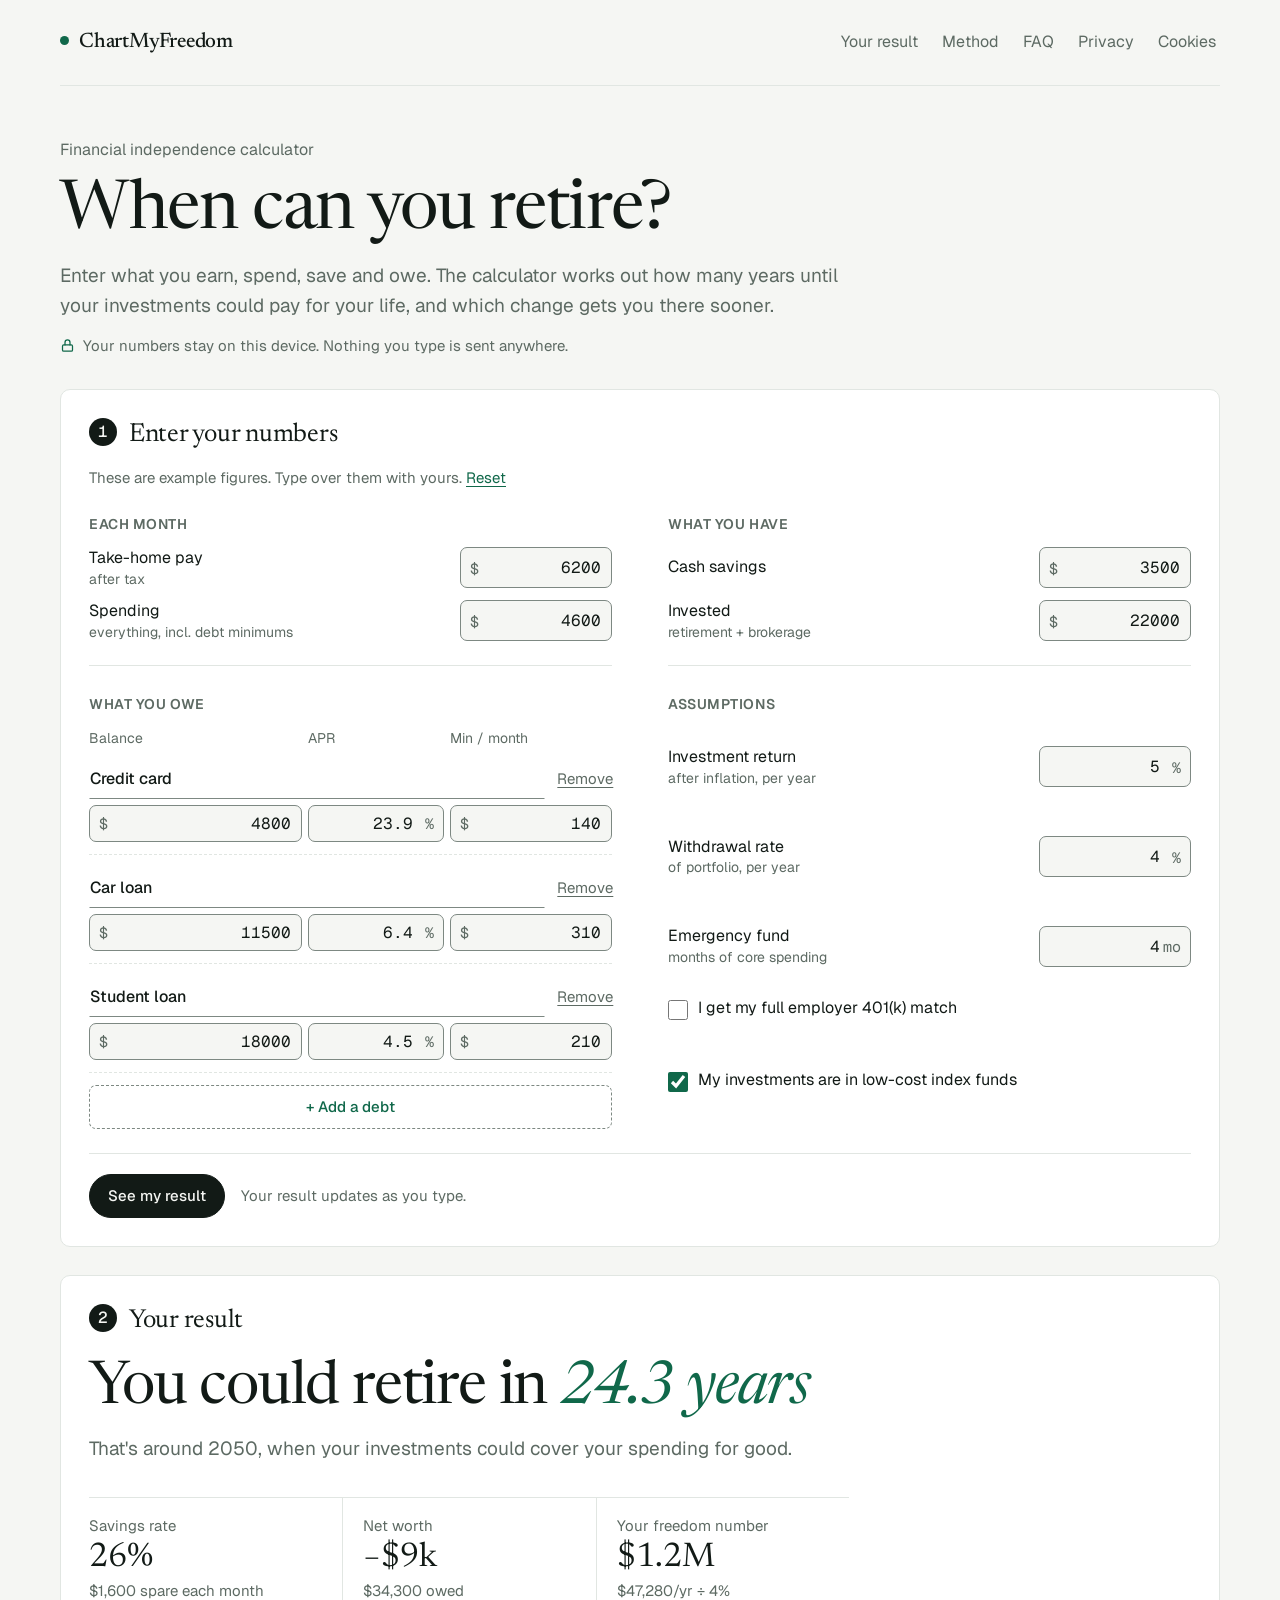
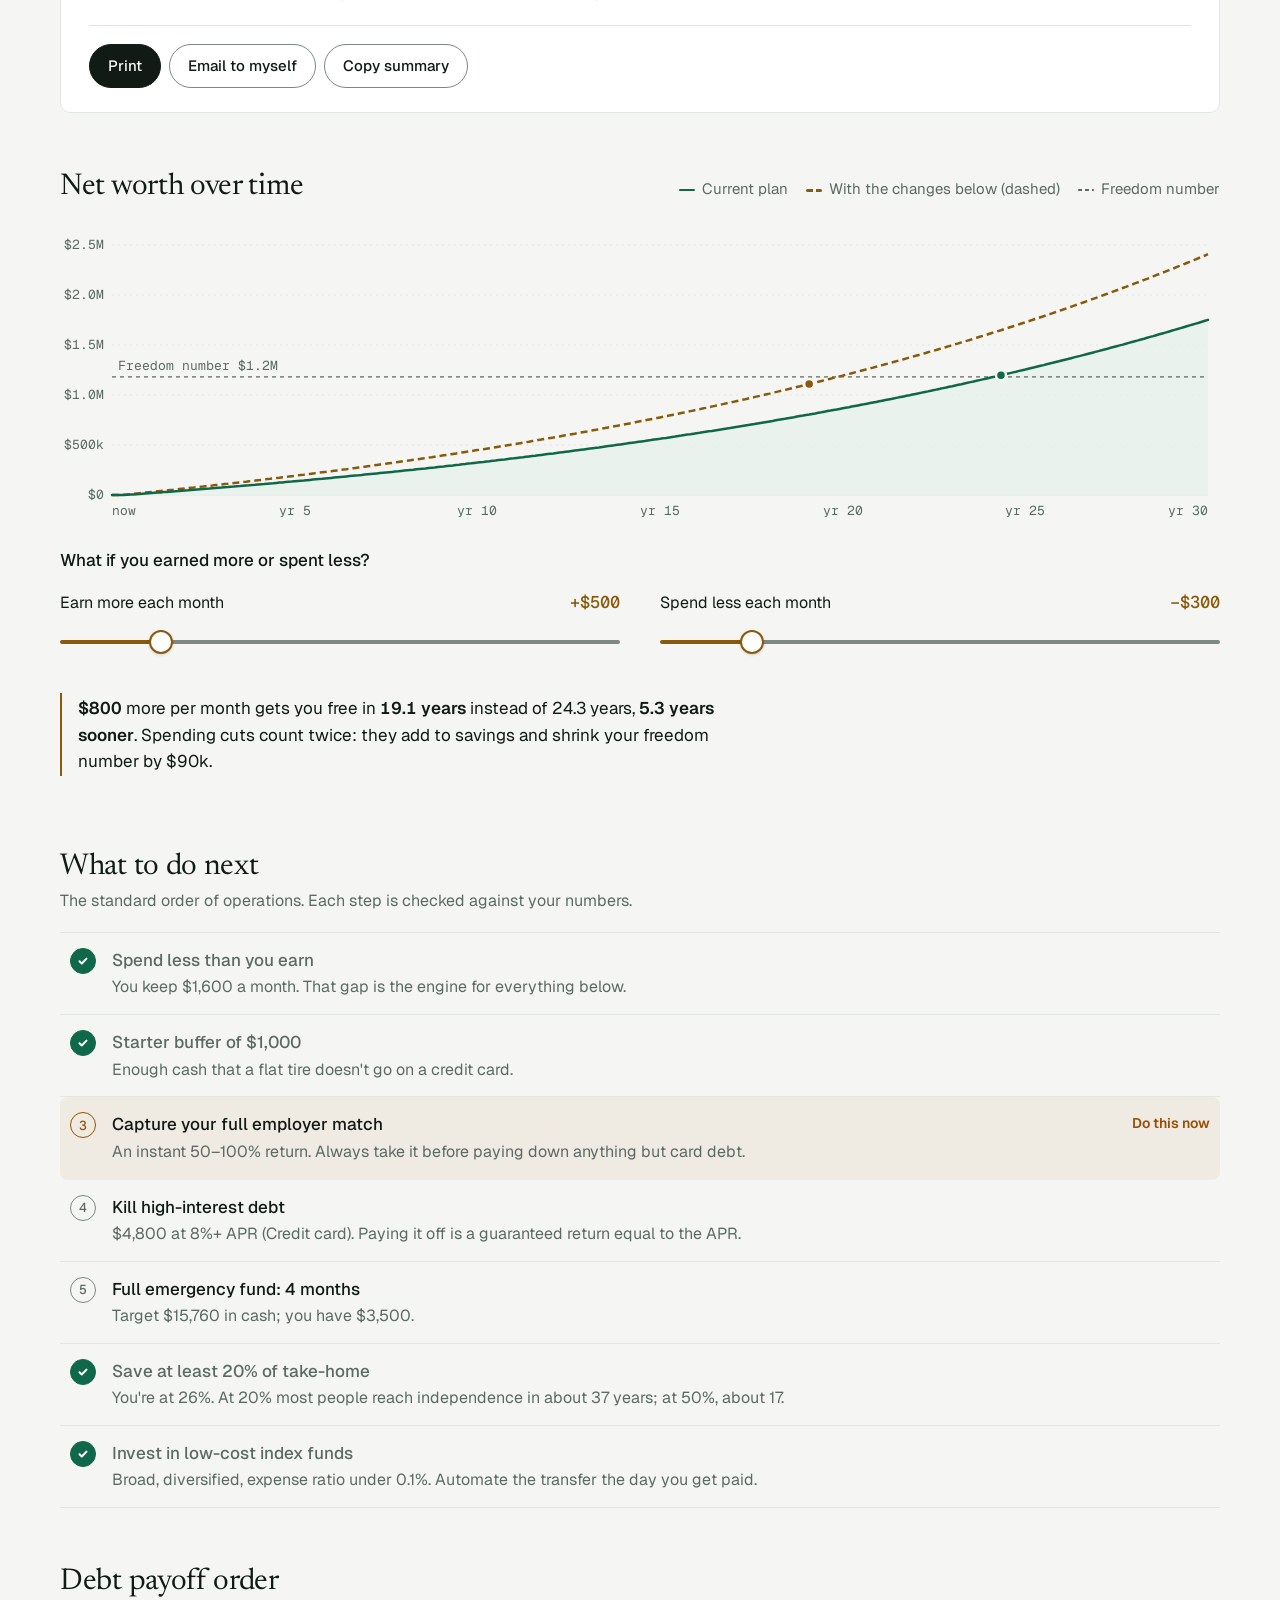
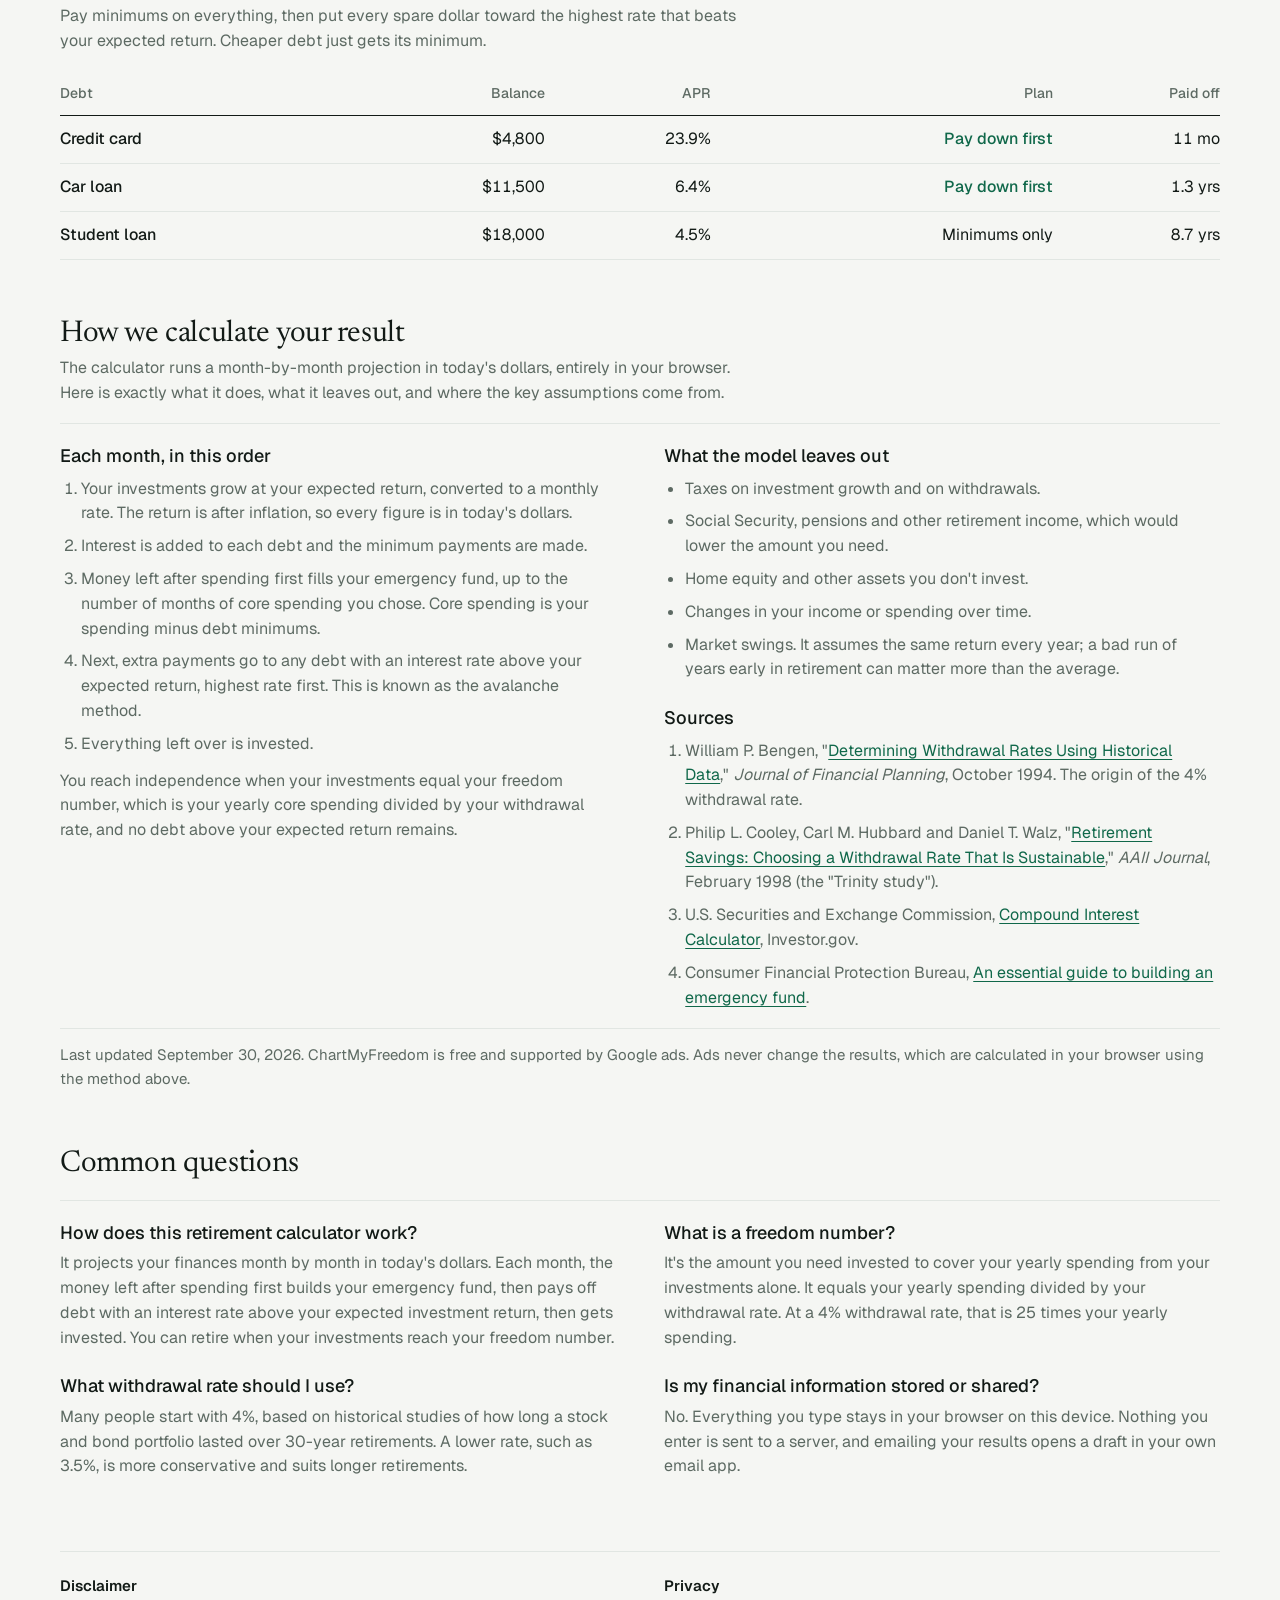
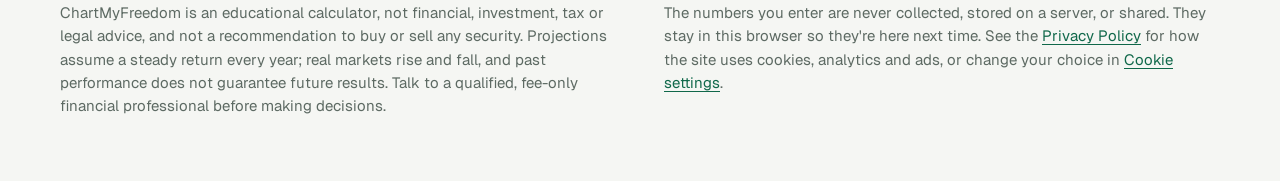
<file: wealth/index.html>
<!doctype html>
<html lang="en">
<head>
<meta charset="utf-8">
<!-- Cookie consent: must load before Google Tag Manager / gtag.js -->
<script src="consent.js"></script>
<!-- Google Tag Manager -->
<script>(function(w,d,s,l,i){w[l]=w[l]||[];w[l].push({'gtm.start':
new Date().getTime(),event:'gtm.js'});var f=d.getElementsByTagName(s)[0],
j=d.createElement(s),dl=l!='dataLayer'?'&l='+l:'';j.async=true;j.src=
'https://www.googletagmanager.com/gtm.js?id='+i+dl;f.parentNode.insertBefore(j,f);
})(window,document,'script','dataLayer','GTM-5S8W6KMB');</script>
<!-- End Google Tag Manager -->
<!-- Google AdSense -->
<script async src="https://pagead2.googlesyndication.com/pagead/js/adsbygoogle.js?client=ca-pub-5441763296362900"
     crossorigin="anonymous"></script>
<!-- End Google AdSense -->
<!-- Google tag (gtag.js) -->
<script async src="https://www.googletagmanager.com/gtag/js?id=G-N48PR9J9NV"></script>
<script>
  window.dataLayer = window.dataLayer || [];
  function gtag(){dataLayer.push(arguments);}
  gtag('js', new Date());

  gtag('config', 'G-N48PR9J9NV');
</script>
<meta name="viewport" content="width=device-width, initial-scale=1, viewport-fit=cover">
<title>When Can I Retire? Financial Independence Calculator | ChartMyFreedom</title>
<meta name="description" content="Enter your income, spending, savings and debts to see how many years until you can retire. Free calculator with a debt payoff plan. No sign-up, nothing stored.">
<link rel="canonical" href="https://chartmyfreedom.com/">
<meta name="robots" content="index, follow">
<meta name="theme-color" content="#10684a">
<meta property="og:type" content="website">
<meta property="og:site_name" content="ChartMyFreedom">
<meta property="og:title" content="When Can I Retire? Financial Independence Calculator">
<meta property="og:description" content="See how many years until your investments could cover your spending, and which change gets you there sooner. Free, private, no sign-up.">
<meta property="og:url" content="https://chartmyfreedom.com/">
<meta name="twitter:card" content="summary">
<meta name="twitter:title" content="When Can I Retire? Financial Independence Calculator">
<meta name="twitter:description" content="See how many years until your investments could cover your spending, and which change gets you there sooner.">
<script type="application/ld+json">
{
  "@context": "https://schema.org",
  "@graph": [
    {
      "@type": "Organization",
      "@id": "https://chartmyfreedom.com/#org",
      "name": "ChartMyFreedom",
      "url": "https://chartmyfreedom.com/"
    },
    {
      "@type": "WebSite",
      "@id": "https://chartmyfreedom.com/#website",
      "url": "https://chartmyfreedom.com/",
      "name": "ChartMyFreedom",
      "inLanguage": "en-US",
      "publisher": {
        "@id": "https://chartmyfreedom.com/#org"
      }
    },
    {
      "@type": "WebPage",
      "@id": "https://chartmyfreedom.com/#webpage",
      "url": "https://chartmyfreedom.com/",
      "name": "When Can I Retire? Financial Independence Calculator",
      "description": "Enter your income, spending, savings and debts to see how many years until you can retire. Free calculator with a debt payoff plan. No sign-up, nothing stored.",
      "isPartOf": {
        "@id": "https://chartmyfreedom.com/#website"
      },
      "mainEntity": {
        "@id": "https://chartmyfreedom.com/#calculator"
      },
      "inLanguage": "en-US",
      "dateModified": "2026-09-30",
      "publisher": {
        "@id": "https://chartmyfreedom.com/#org"
      },
      "citation": [
        {
          "@type": "ScholarlyArticle",
          "name": "Determining Withdrawal Rates Using Historical Data",
          "author": {
            "@type": "Person",
            "name": "William P. Bengen"
          },
          "datePublished": "1994-10",
          "isPartOf": {
            "@type": "Periodical",
            "name": "Journal of Financial Planning"
          }
        },
        {
          "@type": "ScholarlyArticle",
          "name": "Retirement Savings: Choosing a Withdrawal Rate That Is Sustainable",
          "author": [
            {
              "@type": "Person",
              "name": "Philip L. Cooley"
            },
            {
              "@type": "Person",
              "name": "Carl M. Hubbard"
            },
            {
              "@type": "Person",
              "name": "Daniel T. Walz"
            }
          ],
          "datePublished": "1998-02",
          "isPartOf": {
            "@type": "Periodical",
            "name": "AAII Journal"
          }
        },
        {
          "@type": "WebPage",
          "name": "Compound Interest Calculator",
          "url": "https://www.investor.gov/financial-tools-calculators/calculators/compound-interest-calculator",
          "publisher": {
            "@type": "GovernmentOrganization",
            "name": "U.S. Securities and Exchange Commission"
          }
        },
        {
          "@type": "WebPage",
          "name": "An essential guide to building an emergency fund",
          "url": "https://www.consumerfinance.gov/an-essential-guide-to-building-an-emergency-fund/",
          "publisher": {
            "@type": "GovernmentOrganization",
            "name": "Consumer Financial Protection Bureau"
          }
        }
      ]
    },
    {
      "@type": "WebApplication",
      "@id": "https://chartmyfreedom.com/#calculator",
      "name": "ChartMyFreedom Financial Independence Calculator",
      "url": "https://chartmyfreedom.com/",
      "applicationCategory": "FinanceApplication",
      "operatingSystem": "Any",
      "browserRequirements": "Requires JavaScript",
      "isAccessibleForFree": true,
      "offers": {
        "@type": "Offer",
        "price": "0",
        "priceCurrency": "USD"
      },
      "description": "Projects your net worth month by month in today's dollars to estimate how many years until you can retire, orders your debt payoff, and shows how earning more or spending less changes the date.",
      "featureList": [
        "Years-to-retirement estimate",
        "Net worth projection chart",
        "Debt payoff order (avalanche method)",
        "Earn-more and spend-less what-if sliders",
        "Prioritized next-step checklist"
      ],
      "publisher": {
        "@id": "https://chartmyfreedom.com/#org"
      }
    },
    {
      "@type": "FAQPage",
      "@id": "https://chartmyfreedom.com/#faq",
      "mainEntity": [
        {
          "@type": "Question",
          "name": "How does this retirement calculator work?",
          "acceptedAnswer": {
            "@type": "Answer",
            "text": "It projects your finances month by month in today's dollars. Each month, the money left after spending first builds your emergency fund, then pays off debt with an interest rate above your expected investment return, then gets invested. You can retire when your investments reach your freedom number."
          }
        },
        {
          "@type": "Question",
          "name": "What is a freedom number?",
          "acceptedAnswer": {
            "@type": "Answer",
            "text": "It's the amount you need invested to cover your yearly spending from your investments alone. It equals your yearly spending divided by your withdrawal rate. At a 4% withdrawal rate, that is 25 times your yearly spending."
          }
        },
        {
          "@type": "Question",
          "name": "What withdrawal rate should I use?",
          "acceptedAnswer": {
            "@type": "Answer",
            "text": "Many people start with 4%, based on historical studies of how long a stock and bond portfolio lasted over 30-year retirements. A lower rate, such as 3.5%, is more conservative and suits longer retirements."
          }
        },
        {
          "@type": "Question",
          "name": "Is my financial information stored or shared?",
          "acceptedAnswer": {
            "@type": "Answer",
            "text": "No. Everything you type stays in your browser on this device. Nothing you enter is sent to a server, and emailing your results opens a draft in your own email app."
          }
        }
      ]
    }
  ]
}
</script>
<link rel="preconnect" href="https://fonts.googleapis.com">
<link rel="preconnect" href="https://fonts.gstatic.com" crossorigin>
<link rel="stylesheet" href="https://fonts.googleapis.com/css2?family=Newsreader:ital,opsz,wght@0,6..72,400;0,6..72,500;1,6..72,400&family=Geist:wght@400;500;600&family=Geist+Mono:wght@400;500&display=swap">
<style>
/* Layout: a quiet statement page. Headline answer first, then a sticky input sheet on the left and the working (chart, levers, plan, debts) flowing on the right, separated by space and hairlines rather than boxes. */
:root {
  --paper: #f5f6f3;        /* page ground, faint green-grey */
  --sheet: #ffffff;        /* the one raised surface: the input sheet */
  --ink: #121a16;
  --muted: #5d6a63;
  --rule: #e1e6e2;
  --note: #10684a;         /* banknote green: the accent */
  --note-soft: #e6f1eb;
  --brass: #8a5a0c;        /* the what-if line (5.5:1 on paper) */
  --good: #1d7a4b;
  --warn: #9a4f04;
  --bad: #b3372b;
  --display: "Newsreader", Georgia, "Times New Roman", serif;
  --body: "Geist", system-ui, -apple-system, "Segoe UI", sans-serif;
  --mono: "Geist Mono", ui-monospace, "SFMono-Regular", Menlo, monospace;
  --field: #7d8882;        /* form-field borders: 3:1 against paper and sheet */
  --radius: 10px;
}
@media (prefers-color-scheme: dark) {
  :root:not([data-theme="light"]) {
    --paper: #0e1311; --sheet: #151c19; --ink: #e8eeea; --muted: #93a39a; --rule: #26302b;
    --note: #5cc497; --note-soft: #173127; --brass: #e3ad4f;
    --good: #5cc497; --warn: #e3ad4f; --bad: #f07a6c; --field: #66756d; color-scheme: dark;
  }
}
:root[data-theme="dark"] {
  --paper: #0e1311; --sheet: #151c19; --ink: #e8eeea; --muted: #93a39a; --rule: #26302b;
  --note: #5cc497; --note-soft: #173127; --brass: #e3ad4f;
  --good: #5cc497; --warn: #e3ad4f; --bad: #f07a6c; --field: #66756d; color-scheme: dark;
}
* { box-sizing: border-box; }
[hidden] { display: none !important; }
html { -webkit-text-size-adjust: 100%; }
body { background: var(--paper); color: var(--ink); font: 1.0625rem/1.55 var(--body); margin: 0; padding-inline: 20px; padding-block: 0 64px; -webkit-font-smoothing: antialiased; }
a { color: var(--note); text-underline-offset: 3px; }
button { font: inherit; cursor: pointer; }
.page { max-width: 1160px; margin: 0 auto; }

/* Top bar */
.top { display: flex; flex-wrap: wrap; justify-content: space-between; align-items: center; gap: 16px; padding-block: 20px; border-bottom: 1px solid var(--rule); }
.brand { font: 500 1.3125rem/1 var(--display); color: var(--ink); text-decoration: none; letter-spacing: -.01em; }
.brand::before { content: ""; display: inline-block; width: 9px; height: 9px; border-radius: 50%; background: var(--note); margin-right: 10px; vertical-align: 2px; }
.top nav { display: flex; gap: 8px 16px; flex-wrap: wrap; font-size: 1rem; }
.top nav a { color: var(--muted); text-decoration: none; padding: 10px 4px; }
.top nav a:hover { color: var(--ink); }
@media (max-width: 480px) { .top nav a[href="#result"], .top nav a[href="#method"], .top nav a[href="#faq"] { display: none; } .top nav { gap: 16px; } }

/* Intro */
.intro { padding-block: 52px 32px; display: grid; gap: 14px; }
.kicker { margin: 0; font-size: 1rem; color: var(--muted); }
h1 { font: 400 clamp(2.5rem, 6vw, 4.25rem)/1.04 var(--display); letter-spacing: -.02em; margin: 0; max-width: 19ch; text-wrap: balance; }
.lede { margin: 0; font-size: 1.1875rem; color: var(--muted); max-width: 60ch; }

/* Numbered stages: 1 inputs, 2 result */
.stepno { display: inline-grid; place-items: center; width: 28px; height: 28px; margin-right: 12px; border-radius: 50%; background: var(--ink); color: var(--paper); font: 500 1rem/1 var(--mono); vertical-align: 4px; }

/* Result */
.result { margin-top: 28px; background: var(--sheet); border: 1px solid var(--rule); border-radius: var(--radius); padding: 28px 28px 24px; display: grid; gap: 12px; scroll-margin-top: 20px; }
.result h2 { font-size: 1.625rem; }
.answer { margin: 8px 0 0; font: 400 clamp(2.375rem, 5.4vw, 3.75rem)/1.08 var(--display); letter-spacing: -.02em; text-wrap: balance; }
.answer #kFree { font-style: italic; color: var(--note); white-space: nowrap; }
.answer-sub { margin: 0; font-size: 1.1875rem; color: var(--muted); max-width: 60ch; }
.figures { display: grid; grid-template-columns: repeat(3, minmax(0, 1fr)); margin: 22px 0 0; max-width: 760px; border-top: 1px solid var(--rule); }
.figures > div { padding: 16px 20px 0 0; display: grid; gap: 2px; align-content: start; }
.figures > div + div { padding-left: 20px; border-left: 1px solid var(--rule); }
.figures dt { font-size: 0.9375rem; color: var(--muted); }
.figures dd { margin: 0; font: 400 2.125rem/1.15 var(--display); font-variant-numeric: tabular-nums lining-nums; }
.figures dd.sub { font: 0.9375rem/1.4 var(--body); color: var(--muted); }
@media (max-width: 600px) {
  .intro { padding-block: 32px 22px; }
  .result { padding: 22px 18px 18px; }
  .figures { grid-template-columns: minmax(0, 1fr); }
  .figures > div, .figures > div + div { padding: 12px 0; border-left: 0; border-bottom: 1px solid var(--rule); grid-template-columns: 1fr auto; align-items: baseline; column-gap: 12px; }
  .figures dd.sub { grid-column: 1 / -1; }
  .figures dd { font-size: 1.75rem; }
}

.assure { margin: 0; display: flex; gap: 8px; align-items: center; font-size: 0.9375rem; color: var(--muted); }
.assure svg { width: 15px; height: 15px; flex: none; stroke: var(--note); }

/* Save actions */
.save { display: flex; flex-wrap: wrap; gap: 8px; align-items: center; margin-top: 12px; padding-top: 18px; border-top: 1px solid var(--rule); }
.btn { min-height: 44px; display: inline-flex; align-items: center; border: 1px solid var(--field); background: var(--sheet); color: var(--ink); padding: 10px 18px; border-radius: 999px; font-size: 0.9375rem; font-weight: 500; line-height: 1.2; }
.btn:hover { border-color: var(--muted); }
.btn.primary { background: var(--ink); border-color: var(--ink); color: var(--paper); }
.btn.primary:hover { opacity: .88; }
.email { display: flex; gap: 8px; flex: 1 1 100%; flex-wrap: wrap; }
.email input { flex: 1 1 220px; min-width: 0; max-width: 340px; }
.status { font-size: 0.9375rem; color: var(--muted); margin: 0; flex-basis: 100%; }
.status:empty { display: none; }


/* Input sheet */
.sheet { background: var(--sheet); border: 1px solid var(--rule); border-radius: var(--radius); padding: 22px 22px 18px; display: grid; gap: 22px; min-width: 0; }
.sheet { padding: 28px; gap: 24px; }
.sheet-head { display: grid; gap: 14px; }
.sheet-head h2 { font-size: 1.625rem; }
.sheet-head .sample { margin: 0; }
.sheet-grid { display: grid; grid-template-columns: repeat(2, minmax(0, 1fr)); gap: 28px 56px; }
.sheet-grid fieldset:nth-child(-n+2) { padding-bottom: 24px; border-bottom: 1px solid var(--rule); }
@media (max-width: 820px) { .sheet { padding: 22px 18px; } .sheet-grid { grid-template-columns: minmax(0, 1fr); gap: 24px; } .sheet-grid fieldset:nth-child(3) { padding-bottom: 24px; border-bottom: 1px solid var(--rule); } }
.sheet-foot { display: flex; flex-wrap: wrap; align-items: center; gap: 10px 16px; padding-top: 20px; border-top: 1px solid var(--rule); font-size: 0.9375rem; color: var(--muted); }
.sheet-foot .btn { text-decoration: none; }
.sample { font-size: 0.9375rem; color: var(--muted); margin: -12px 0 0; }
.sample button { min-height: 24px; border: 0; background: none; color: var(--note); text-decoration: underline; text-underline-offset: 3px; padding: 0; font-size: inherit; }
fieldset { border: 0; margin: 0; padding: 0; display: grid; gap: 12px; min-width: 0; }
legend { padding: 0; margin-bottom: 12px; font-size: 0.875rem; font-weight: 600; color: var(--muted); letter-spacing: .04em; text-transform: uppercase; }
.field { display: grid; grid-template-columns: minmax(0, 1fr) 9.5rem; align-items: center; gap: 12px; }
@media (max-width: 26em) { .field { grid-template-columns: minmax(0, 1fr); gap: 6px; } body { padding-inline: 16px; } .answer #kFree { white-space: normal; } .answer { overflow-wrap: anywhere; } .sheet, .result { padding-inline: 14px; } }
.field label { font-size: 1rem; line-height: 1.3; }
.field small { display: block; color: var(--muted); font-size: 0.875rem; margin-top: 1px; }
.num { position: relative; display: block; min-width: 0; }
.num[data-pre]::before, .num[data-post]::after { position: absolute; top: 50%; transform: translateY(-50%); color: var(--muted); font: 0.9375rem var(--mono); pointer-events: none; }
.num[data-pre]::before { content: attr(data-pre); left: 10px; }
.num[data-post]::after { content: attr(data-post); right: 10px; }
input[type=number], input[type=text], input[type=email] {
  width: 100%; font: 1rem var(--mono); padding: 9px 10px; border: 1px solid var(--field); border-radius: 7px;
  background: var(--paper); color: var(--ink); text-align: right; font-variant-numeric: tabular-nums;
  transition: border-color .15s, background .15s;
}
.num[data-pre] input { padding-left: 22px; }
.num[data-post] input { padding-right: 30px; }
input[type=text], input[type=email] { text-align: left; font-family: var(--body); }
input:hover { border-color: var(--muted); }
input:focus { outline: none; border-color: var(--note); background: var(--sheet); box-shadow: 0 0 0 3px color-mix(in srgb, var(--note) 30%, transparent); }
input[type=number] { -moz-appearance: textfield; appearance: textfield; }
input[type=number]::-webkit-inner-spin-button, input[type=number]::-webkit-outer-spin-button { -webkit-appearance: none; margin: 0; }
:focus-visible { outline: 2px solid var(--note); outline-offset: 2px; }
input:focus-visible { outline: none; }
.check { display: flex; gap: 10px; align-items: flex-start; font-size: 1rem; line-height: 1.4; }
.check input { margin: 3px 0 0; width: 20px; height: 20px; accent-color: var(--note); flex: none; }
.sheet hr { border: 0; border-top: 1px solid var(--rule); margin: 0; }

/* Debts inside the sheet */
.debt-cols, .debt-nums { display: grid; grid-template-columns: minmax(0, 1.25fr) minmax(0, .8fr) minmax(0, .95fr); gap: 6px; }
.debt-cols { font-size: 0.875rem; color: var(--muted); margin-bottom: -4px; }
.debt { display: grid; gap: 6px; padding-bottom: 12px; border-bottom: 1px dashed var(--rule); }
.debt-name { display: flex; gap: 6px; align-items: center; }
.debt-name input { border-color: transparent; border-bottom-color: var(--field); border-radius: 0; background: transparent; padding-left: 0; font-weight: 500; font-size: 1rem; }
.debt-name input:hover { border-color: transparent; }
.debt-name input:focus { padding-left: 8px; border-color: var(--note); background: var(--sheet); }
.debt-nums input { font-size: 1rem; padding-block: 7px; }
.x { min-height: 36px; min-width: 44px; border: 0; background: transparent; color: var(--muted); text-decoration: underline; text-underline-offset: 3px; font-size: 0.9375rem; padding: 4px 6px; border-radius: 6px; }
.x:hover { color: var(--bad); background: color-mix(in srgb, var(--bad) 10%, transparent); }
.add { min-height: 44px; border: 1px dashed var(--field); background: transparent; color: var(--note); padding: 9px; border-radius: 7px; font-size: 0.9375rem; font-weight: 500; }
.add:hover { border-color: var(--note); }

/* Results column */
.results { display: grid; gap: 56px; min-width: 0; margin-top: 56px; }
.sub-h { font: 500 1.0625rem var(--body); margin: 8px 0 -4px; }
.method { display: grid; grid-template-columns: repeat(2, minmax(0, 1fr)); gap: 24px 48px; border-top: 1px solid var(--rule); padding-top: 20px; }
.method h3 { font: 500 1.125rem/1.35 var(--body); margin: 0 0 8px; }
.method h3:not(:first-child) { margin-top: 24px; }
.method p, .method li { font-size: 1rem; color: var(--muted); }
.method ol, .method ul { margin: 0; padding-left: 1.25em; display: grid; gap: 8px; }
.method p { margin: 12px 0 0; }
.method cite { font-style: italic; }
.meta-line { margin: 0; font-size: 0.9375rem; color: var(--muted); border-top: 1px solid var(--rule); padding-top: 14px; }
@media (max-width: 700px) { .method { grid-template-columns: minmax(0, 1fr); } }
.faq { display: grid; grid-template-columns: repeat(2, minmax(0, 1fr)); gap: 24px 48px; border-top: 1px solid var(--rule); padding-top: 20px; }
.faq h3 { font: 500 1.125rem/1.35 var(--body); margin: 0 0 6px; }
.faq p { margin: 0; color: var(--muted); font-size: 1rem; }
@media (max-width: 700px) { .faq { grid-template-columns: minmax(0, 1fr); } }
.results section { display: grid; gap: 18px; min-width: 0; }
.sec-head { display: flex; justify-content: space-between; align-items: baseline; gap: 12px 20px; flex-wrap: wrap; }
h2 { font: 400 1.875rem/1.2 var(--display); letter-spacing: -.01em; margin: 0; text-wrap: balance; }
.sec-note { margin: 4px 0 0; color: var(--muted); font-size: 1rem; max-width: 62ch; }

.chart-wrap { width: 100%; overflow-x: auto; }
#chart { overflow: hidden; }
svg text { fill: var(--muted); font: 13px var(--mono); } /* SVG user units; the chart scales as a whole and has a text alternative */
.legend { display: flex; gap: 18px; flex-wrap: wrap; font-size: 0.9375rem; color: var(--muted); }
.legend span::before { content: ""; display: inline-block; width: 16px; height: 2px; margin-right: 7px; vertical-align: middle; background: var(--c); border-radius: 2px; }
.legend span.dash2::before { background: repeating-linear-gradient(90deg, var(--c) 0 7px, transparent 7px 10px); height: 3px; }
.legend span.dash::before { background: repeating-linear-gradient(90deg, var(--c) 0 4px, transparent 4px 7px); }

.levers { display: grid; grid-template-columns: repeat(2, minmax(0, 1fr)); gap: 20px 40px; padding-top: 6px; }
@media (max-width: 600px) { .levers { grid-template-columns: minmax(0, 1fr); } }
.lever { display: grid; gap: 10px; }
.lever label { display: flex; justify-content: space-between; align-items: baseline; font-size: 1rem; }
.lever output { font: 500 1.0625rem var(--mono); color: var(--brass); font-variant-numeric: tabular-nums; }
input[type=range] { -webkit-appearance: none; appearance: none; width: 100%; height: 32px; background: transparent; margin: 0; }
input[type=range]::-webkit-slider-runnable-track { height: 4px; border-radius: 4px; background: linear-gradient(90deg, var(--brass) var(--fill, 0%), var(--field) var(--fill, 0%)); }
input[type=range]::-moz-range-track { height: 4px; border-radius: 4px; background: var(--field); }
input[type=range]::-moz-range-progress { height: 4px; border-radius: 4px; background: var(--brass); }
input[type=range]::-webkit-slider-thumb { -webkit-appearance: none; width: 24px; height: 24px; margin-top: -10px; border-radius: 50%; background: var(--sheet); border: 2px solid var(--brass); box-shadow: 0 1px 3px rgba(0,0,0,.15); }
input[type=range]::-moz-range-thumb { width: 20px; height: 20px; border-radius: 50%; background: var(--sheet); border: 2px solid var(--brass); }
.verdict { border-left: 2px solid var(--brass); padding: 2px 0 2px 16px; font-size: 1.0625rem; max-width: 64ch; }
.verdict b { font-weight: 600; font-variant-numeric: tabular-nums; }

/* Next moves */
.steps { list-style: none; margin: 0; padding: 0; display: grid; border-top: 1px solid var(--rule); }
.steps li { display: grid; grid-template-columns: 28px minmax(0, 1fr) auto; gap: 14px; padding: 14px 10px; border-bottom: 1px solid var(--rule); align-items: start; }
.steps .mark { width: 26px; height: 26px; border-radius: 50%; display: grid; place-items: center; font: 500 0.8125rem var(--mono); border: 1.5px solid var(--field); color: var(--muted); margin-top: 1px; }
.steps .t { font-weight: 500; }
.steps .d { color: var(--muted); font-size: 1rem; margin-top: 2px; }
.steps .tag { font-size: 0.875rem; font-weight: 600; color: var(--warn); white-space: nowrap; padding-top: 2px; }
.steps li.done .mark { background: var(--note); border-color: var(--note); color: var(--sheet); }
.steps li.done .t { color: var(--muted); }
.steps li.now { background: color-mix(in srgb, var(--warn) 7%, transparent); border-radius: 8px; border-bottom-color: transparent; }
.steps li.now .mark { border-color: var(--warn); color: var(--warn); }
.steps svg { width: 12px; height: 12px; }

/* Debt table */
.table-wrap { overflow-x: auto; }
table { width: 100%; border-collapse: collapse; font-size: 1rem; font-variant-numeric: tabular-nums; }
th, td { text-align: right; padding: 11px 8px; border-bottom: 1px solid var(--rule); white-space: nowrap; }
th:first-child, td:first-child { text-align: left; padding-left: 0; }
th:last-child, td:last-child { padding-right: 0; }
th { font-size: 0.875rem; font-weight: 500; color: var(--muted); border-bottom-color: var(--ink); }
tbody th { font-size: inherit; font-weight: 500; color: var(--ink); border-bottom-color: var(--rule); }
td.attack { color: var(--note); font-weight: 500; }

/* Footer */
.foot { margin-top: 72px; padding-top: 24px; border-top: 1px solid var(--rule); display: grid; grid-template-columns: repeat(2, minmax(0, 1fr)); gap: 24px 48px; font-size: 0.9375rem; color: var(--muted); }
.foot-h { font: 600 0.9375rem var(--body); color: var(--ink); margin: 0 0 6px; letter-spacing: 0; }
.foot p { margin: 0; }
@media (max-width: 760px) { .foot { grid-template-columns: minmax(0, 1fr); } }
.print-only { display: none; }
.skip { position: absolute; left: 16px; top: -100px; z-index: 10; background: var(--ink); color: var(--paper); padding: 12px 16px; border-radius: 8px; font-weight: 600; }
.skip:focus { top: 12px; }
html { scroll-behavior: smooth; }
@media (prefers-reduced-motion: reduce) { html { scroll-behavior: auto; } * { transition: none !important; } }
.sr-only { position: absolute; width: 1px; height: 1px; overflow: hidden; clip: rect(0 0 0 0); white-space: nowrap; }

@media (prefers-reduced-motion: no-preference) { .line { transition: d .3s; } }

@media print {
  :root, :root[data-theme="dark"] {
    --paper: #fff; --sheet: #fff; --ink: #111; --muted: #444; --rule: #c9c9c9;
    --note: #10684a; --note-soft: #eef4f0; --brass: #8a5a0c; --good: #1d7a4b; --warn: #8a4a00; --field: #7d8882; --bad: #b3372b; color-scheme: light;
  }
  @page { margin: 14mm; }
  body { padding: 0; font-size: 0.875rem; }
  .top nav, .no-print, .x, .add, #sampleNote { display: none !important; }
  .print-only { display: block; }
  .intro { padding-block: 12px; gap: 6px; }
  .intro .lede, .intro .assure { display: none; }
  h1 { font-size: 2.125rem; max-width: none; }
  .sheet, .result { padding: 14px; }
  .result { margin-top: 18px; break-inside: avoid; }
  .answer { font-size: 2rem; }
  .results { gap: 28px; }
  .figures, .steps li, tr, .chart-wrap, .foot { break-inside: avoid; }
  h2, legend { break-after: avoid; }
  input { border-color: transparent !important; background: transparent !important; }
  input[type=range] { display: none; }
}
</style>
</head>
<body>
<!-- Google Tag Manager (noscript) -->
<noscript><iframe src="https://www.googletagmanager.com/ns.html?id=GTM-5S8W6KMB"
height="0" width="0" style="display:none;visibility:hidden"></iframe></noscript>
<!-- End Google Tag Manager (noscript) -->

<a class="skip" href="#inputs">Skip to the calculator</a>
<div class="page">
  <header class="top">
    <a class="brand" href="./">ChartMyFreedom</a>
    <nav aria-label="Site"><a href="#result">Your result</a><a href="#method">Method</a><a href="#faq">FAQ</a><a href="privacy.html">Privacy</a><a href="#" data-cookie-settings>Cookies</a></nav>
  </header>

  <main id="main">
    <section class="intro" aria-labelledby="page-title">
      <p class="kicker">Financial independence calculator</p>
      <h1 id="page-title">When can you retire?</h1>
      <p class="lede">Enter what you earn, spend, save and owe. The calculator works out how many years until your investments could pay for your life, and which change gets you there sooner.</p>
      <p class="assure"><svg viewBox="0 0 24 24" fill="none" stroke-width="2" stroke-linecap="round" stroke-linejoin="round" aria-hidden="true"><rect x="4" y="11" width="16" height="10" rx="2"/><path d="M8 11V7a4 4 0 0 1 8 0v4"/></svg>Your numbers stay on this device. Nothing you type is sent anywhere.</p>
      <p class="print-only" id="printedOn"></p>
    </section>

    <form class="sheet" id="inputs" autocomplete="off" aria-labelledby="h-inputs">
      <div class="sheet-head">
        <h2 id="h-inputs"><span class="stepno" aria-hidden="true">1</span>Enter your numbers</h2>
        <p class="sample" id="sampleNote">These are example figures. Type over them with yours. <button type="button" id="reset">Reset</button></p>
      </div>
      <div class="sheet-grid">
        <fieldset>
          <legend>Each month</legend>
          <div class="field"><label for="income">Take-home pay<small>after tax</small></label><span class="num" data-pre="$"><input type="number" id="income" min="0" step="50"></span></div>
          <div class="field"><label for="expenses">Spending<small>everything, incl. debt minimums</small></label><span class="num" data-pre="$"><input type="number" id="expenses" min="0" step="50"></span></div>
        </fieldset>
        <fieldset>
          <legend>What you have</legend>
          <div class="field"><label for="cash">Cash savings</label><span class="num" data-pre="$"><input type="number" id="cash" min="0" step="100"></span></div>
          <div class="field"><label for="invested">Invested<small>retirement + brokerage</small></label><span class="num" data-pre="$"><input type="number" id="invested" min="0" step="100"></span></div>
        </fieldset>
        <fieldset>
          <legend>What you owe</legend>
          <div class="debt-cols" aria-hidden="true"><span>Balance</span><span>APR</span><span>Min / month</span></div>
          <div id="debts" style="display:grid;gap:12px"></div>
          <button type="button" class="add" id="addDebt">+ Add a debt</button>
        </fieldset>
        <fieldset>
          <legend>Assumptions</legend>
          <div class="field"><label for="ret">Investment return<small>after inflation, per year</small></label><span class="num" data-post="%"><input type="number" id="ret" min="0" max="15" step="0.5"></span></div>
          <div class="field"><label for="swr">Withdrawal rate<small>of portfolio, per year</small></label><span class="num" data-post="%"><input type="number" id="swr" min="2" max="6" step="0.25"></span></div>
          <div class="field"><label for="efMonths">Emergency fund<small>months of core spending</small></label><span class="num" data-post="mo"><input type="number" id="efMonths" min="0" max="12" step="1"></span></div>
          <label class="check"><input type="checkbox" id="match"> I get my full employer 401(k) match</label>
          <label class="check"><input type="checkbox" id="index"> My investments are in low-cost index funds</label>
        </fieldset>
      </div>
      <div class="sheet-foot no-print"><a class="btn primary" href="#result">See my result</a><span>Your result updates as you type.</span></div>
    </form>

    <section class="result" id="result" aria-labelledby="h-result">
      <h2 id="h-result"><span class="stepno" aria-hidden="true">2</span>Your result</h2>
      <p class="answer" aria-live="polite">You could retire in <span id="kFree">—</span></p>
      <p class="answer-sub" id="kFreeS"></p>
      <dl class="figures">
        <div><dt>Savings rate</dt><dd id="kRate">—</dd><dd class="sub" id="kRateS"></dd></div>
        <div><dt>Net worth</dt><dd id="kNW">—</dd><dd class="sub" id="kNWS"></dd></div>
        <div><dt>Your freedom number</dt><dd id="kFI">—</dd><dd class="sub" id="kFIS"></dd></div>
      </dl>
      <div class="save no-print" aria-label="Keep a copy">
        <button type="button" class="btn primary" id="printBtn">Print</button>
        <button type="button" class="btn" id="emailToggle" aria-expanded="false" aria-controls="emailForm">Email to myself</button>
        <button type="button" class="btn" id="copyBtn">Copy summary</button>
        <form class="email" id="emailForm" autocomplete="on" hidden>
          <input type="email" id="emailTo" placeholder="you@example.com (optional)" autocomplete="email" aria-label="Your email address, optional">
          <button type="submit" class="btn primary">Open email draft</button>
        </form>
        <p class="status" id="status" role="status"></p>
      </div>
    </section>

    <div class="results" id="plan">
      <section aria-labelledby="h-chart">
        <div class="sec-head">
          <h2 id="h-chart">Net worth over time</h2>
          <div class="legend"><span style="--c:var(--note)">Current plan</span><span class="dash2" style="--c:var(--brass)">With the changes below (dashed)</span><span class="dash" style="--c:var(--muted)">Freedom number</span></div>
        </div>
        <div class="chart-wrap"><svg id="chart" viewBox="0 0 720 300" width="100%" style="display:block" role="img" aria-label="Projected net worth over time, in today's dollars"></svg></div>
        <h3 class="sub-h">What if you earned more or spent less?</h3>
        <div class="levers">
          <div class="lever"><label for="lvIncome">Earn more each month <output id="oIncome"></output></label><input type="range" id="lvIncome" min="0" max="3000" step="100" value="500"></div>
          <div class="lever"><label for="lvCut">Spend less each month <output id="oCut"></output></label><input type="range" id="lvCut" min="0" max="2000" step="50" value="300"></div>
        </div>
        <p class="verdict" id="verdict"></p>
      </section>

      <section aria-labelledby="h-steps">
        <div><h2 id="h-steps">What to do next</h2><p class="sec-note">The standard order of operations. Each step is checked against your numbers.</p></div>
        <ol class="steps" id="steps"></ol>
      </section>

      <section aria-labelledby="h-debt">
        <div><h2 id="h-debt">Debt payoff order</h2><p class="sec-note">Pay minimums on everything, then put every spare dollar toward the highest rate that beats your expected return. Cheaper debt just gets its minimum.</p></div>
        <div class="table-wrap" tabindex="0" role="region" aria-label="Debt payoff table, scrollable"><table id="debtTable"></table></div>
      </section>

      <section id="method" aria-labelledby="h-method">
        <div><h2 id="h-method">How we calculate your result</h2><p class="sec-note">The calculator runs a month-by-month projection in today's dollars, entirely in your browser. Here is exactly what it does, what it leaves out, and where the key assumptions come from.</p></div>
        <div class="method">
          <div>
            <h3>Each month, in this order</h3>
            <ol class="method-steps">
              <li>Your investments grow at your expected return, converted to a monthly rate. The return is after inflation, so every figure is in today's dollars.</li>
              <li>Interest is added to each debt and the minimum payments are made.</li>
              <li>Money left after spending first fills your emergency fund, up to the number of months of core spending you chose. Core spending is your spending minus debt minimums.</li>
              <li>Next, extra payments go to any debt with an interest rate above your expected return, highest rate first. This is known as the avalanche method.</li>
              <li>Everything left over is invested.</li>
            </ol>
            <p>You reach independence when your investments equal your freedom number, which is your yearly core spending divided by your withdrawal rate, and no debt above your expected return remains.</p>
          </div>
          <div>
            <h3>What the model leaves out</h3>
            <ul>
              <li>Taxes on investment growth and on withdrawals.</li>
              <li>Social Security, pensions and other retirement income, which would lower the amount you need.</li>
              <li>Home equity and other assets you don't invest.</li>
              <li>Changes in your income or spending over time.</li>
              <li>Market swings. It assumes the same return every year; a bad run of years early in retirement can matter more than the average.</li>
            </ul>
            <h3>Sources</h3>
            <ol class="sources">
              <li>William P. Bengen, "<a href="https://www.financialplanningassociation.org/sites/default/files/2021-04/MAR04%20Determining%20Withdrawal%20Rates%20Using%20Historical%20Data.pdf" rel="noopener">Determining Withdrawal Rates Using Historical Data</a>," <cite>Journal of Financial Planning</cite>, October 1994. The origin of the 4% withdrawal rate.</li>
              <li>Philip L. Cooley, Carl M. Hubbard and Daniel T. Walz, "<a href="https://www.aaii.com/journal/199802/feature.pdf" rel="noopener">Retirement Savings: Choosing a Withdrawal Rate That Is Sustainable</a>," <cite>AAII Journal</cite>, February 1998 (the "Trinity study").</li>
              <li>U.S. Securities and Exchange Commission, <a href="https://www.investor.gov/financial-tools-calculators/calculators/compound-interest-calculator" rel="noopener">Compound Interest Calculator</a>, Investor.gov.</li>
              <li>Consumer Financial Protection Bureau, <a href="https://www.consumerfinance.gov/an-essential-guide-to-building-an-emergency-fund/" rel="noopener">An essential guide to building an emergency fund</a>.</li>
            </ol>
          </div>
        </div>
        <p class="meta-line">Last updated <time datetime="2026-09-30">September 30, 2026</time>. ChartMyFreedom is free and supported by Google ads. Ads never change the results, which are calculated in your browser using the method above.</p>
      </section>

      <section id="faq" aria-labelledby="h-faq">
        <h2 id="h-faq">Common questions</h2>
        <div class="faq">
          <div><h3>How does this retirement calculator work?</h3><p>It projects your finances month by month in today's dollars. Each month, the money left after spending first builds your emergency fund, then pays off debt with an interest rate above your expected investment return, then gets invested. You can retire when your investments reach your freedom number.</p></div>
          <div><h3>What is a freedom number?</h3><p>It's the amount you need invested to cover your yearly spending from your investments alone. It equals your yearly spending divided by your withdrawal rate. At a 4% withdrawal rate, that is 25 times your yearly spending.</p></div>
          <div><h3>What withdrawal rate should I use?</h3><p>Many people start with 4%, based on historical studies of how long a stock and bond portfolio lasted over 30-year retirements. A lower rate, such as 3.5%, is more conservative and suits longer retirements.</p></div>
          <div><h3>Is my financial information stored or shared?</h3><p>No. Everything you type stays in your browser on this device. Nothing you enter is sent to a server, and emailing your results opens a draft in your own email app.</p></div>
        </div>
      </section>
    </div>
  </main>

  <footer class="foot" aria-label="Disclaimer and privacy">
    <div>
      <h2 class="foot-h">Disclaimer</h2>
      <p>ChartMyFreedom is an educational calculator, not financial, investment, tax or legal advice, and not a recommendation to buy or sell any security. Projections assume a steady return every year; real markets rise and fall, and past performance does not guarantee future results. Talk to a qualified, fee-only financial professional before making decisions.</p>
    </div>
    <div>
      <h2 class="foot-h">Privacy</h2>
      <p>The numbers you enter are never collected, stored on a server, or shared. They stay in this browser so they're here next time. See the <a href="privacy.html">Privacy Policy</a> for how the site uses cookies, analytics and ads, or change your choice in <a href="#" data-cookie-settings>Cookie settings</a>.</p>
    </div>
  </footer>
</div>

<script>
(() => {
  const EXAMPLE = {
    income: 6200, expenses: 4600, cash: 3500, invested: 22000,
    ret: 5, swr: 4, efMonths: 4, match: false, index: true,
    debts: [
      { name: "Credit card", balance: 4800, apr: 23.9, min: 140 },
      { name: "Car loan", balance: 11500, apr: 6.4, min: 310 },
      { name: "Student loan", balance: 18000, apr: 4.5, min: 210 },
    ],
  };
  const KEY = "freedom-ledger-v1";
  const $ = id => document.getElementById(id);
  const fmt = n => (n < 0 ? "−$" : "$") + Math.round(Math.abs(n)).toLocaleString("en-US");
  const short = n => {
    const a = Math.abs(n), s = n < 0 ? "−$" : "$";
    if (a >= 1e6) return s + (a / 1e6).toFixed(a >= 1e7 ? 0 : 1) + "M";
    if (a >= 1e3) return s + Math.round(a / 1e3) + "k";
    return s + Math.round(a);
  };
  const longYrs = m => m < 12 ? m + (m === 1 ? " month" : " months") : (m / 12).toFixed(1).replace(/\.0$/, "") + " years";
  const yrs = m => m == null ? "40+ yrs" : m < 12 ? m + " mo" : (m / 12).toFixed(1).replace(/\.0$/, "") + " yrs";

  let state;
  try { state = JSON.parse(localStorage.getItem(KEY)); } catch (e) { state = null; }
  let isExample = !state;
  if (!state) state = structuredClone(EXAMPLE);
  // A cost-of-living page can pass ?expenses=N to show the example with that city's prices.
  // Only the example is adjusted; a visitor's own saved numbers are never overwritten.
  let cityExample = false;
  try {
    const q = new URLSearchParams(location.search), exp = Number(q.get("expenses"));
    if (isExample && Number.isFinite(exp) && exp >= 500 && exp <= 50000) { state.expenses = Math.round(exp); cityExample = true; }
  } catch (e) {}
  const save = () => { try { localStorage.setItem(KEY, JSON.stringify(state)); } catch (e) {} };

  const numFields = ["income", "expenses", "cash", "invested", "ret", "swr", "efMonths"];
  function fillForm() {
    numFields.forEach(k => $(k).value = state[k]);
    $("match").checked = state.match; $("index").checked = state.index;
    renderDebtRows();
    $("sampleNote").hidden = !isExample;
    if (cityExample) $("sampleNote").firstChild.textContent = "These are example figures, with spending adjusted for the city you picked. Type over them with yours. ";
  }
  const esc = t => String(t).replace(/&/g, "&amp;").replace(/"/g, "&quot;").replace(/</g, "&lt;");
  function renderDebtRows() {
    $("debts").innerHTML = state.debts.map((d, i) => `
      <div class="debt">
        <div class="debt-name">
          <input type="text" id="dn${i}" data-i="${i}" data-k="name" value="${d.name.replace(/"/g, "&quot;")}" aria-label="Debt name">
          <button type="button" class="x" data-del="${i}" aria-label="Remove ${esc(d.name)}">Remove</button>
        </div>
        <div class="debt-nums">
          <span class="num" data-pre="$"><input type="number" id="db${i}" data-i="${i}" data-k="balance" value="${d.balance}" min="0" step="100" aria-label="${esc(d.name)} balance in dollars"></span>
          <span class="num" data-post="%"><input type="number" id="da${i}" data-i="${i}" data-k="apr" value="${d.apr}" min="0" step="0.1" aria-label="${esc(d.name)} interest rate, APR percent"></span>
          <span class="num" data-pre="$"><input type="number" id="dm${i}" data-i="${i}" data-k="min" value="${d.min}" min="0" step="10" aria-label="${esc(d.name)} minimum payment per month in dollars"></span>
        </div>
      </div>`).join("");
  }

  $("inputs").addEventListener("input", e => {
    const t = e.target;
    if (t.dataset.k) {
      const d = state.debts[+t.dataset.i];
      d[t.dataset.k] = t.dataset.k === "name" ? t.value : (parseFloat(t.value) || 0);
    } else if (numFields.includes(t.id)) state[t.id] = parseFloat(t.value) || 0;
    else if (t.id === "match" || t.id === "index") state[t.id] = t.checked;
    else return;
    isExample = false; $("sampleNote").hidden = true;
    save(); update();
  });
  $("inputs").addEventListener("submit", e => e.preventDefault());
  $("debts").addEventListener("click", e => {
    const i = e.target.dataset.del; if (i == null) return;
    state.debts.splice(+i, 1); isExample = false; save(); renderDebtRows(); update();
  });
  $("addDebt").addEventListener("click", () => {
    state.debts.push({ name: "New debt", balance: 1000, apr: 10, min: 50 });
    isExample = false; save(); renderDebtRows(); update();
    $("dn" + (state.debts.length - 1)).focus();
  });
  $("reset").addEventListener("click", () => {
    state = structuredClone(EXAMPLE); isExample = true;
    try { localStorage.removeItem(KEY); } catch (e) {}
    fillForm(); update();
  });
  const fillRange = el => el.style.setProperty("--fill", (el.value - el.min) / (el.max - el.min) * 100 + "%");
  ["lvIncome", "lvCut"].forEach(id => { fillRange($(id)); $(id).addEventListener("input", e => { fillRange(e.target); update(); }); });
  let rz; window.addEventListener("resize", () => { clearTimeout(rz); rz = setTimeout(update, 120); });
  $("emailToggle").addEventListener("click", () => {
    const f = $("emailForm"), open = f.hidden;
    f.hidden = !open; $("emailToggle").setAttribute("aria-expanded", String(open));
    if (open) $("emailTo").focus();
  });

  // Month-by-month simulation in real (inflation-adjusted) dollars.
  function simulate(s, extraIncome = 0, cut = 0, maxMonths = 480) {
    const r = Math.pow(1 + s.ret / 100, 1 / 12) - 1;
    const debts = s.debts.map(d => ({ ...d, paidAt: d.balance <= 0 ? 0 : null }));
    const totalMin = debts.reduce((a, d) => a + (d.balance > 0 ? d.min : 0), 0);
    const core = Math.max(0, s.expenses - cut - totalMin);          // spending that continues after debts
    const fiTarget = core * 12 / (s.swr / 100);
    const efTarget = core * s.efMonths;
    let cash = s.cash, inv = s.invested, fiMonth = null;
    const nw = () => cash + inv - debts.reduce((a, d) => a + d.balance, 0);
    const series = [nw()];
    for (let m = 1; m <= maxMonths; m++) {
      inv *= 1 + r;
      let pool = s.income + extraIncome - core;                     // money left after core spending
      for (const d of debts) {                                        // interest + minimums
        if (d.balance <= 0) continue;
        d.balance *= 1 + d.apr / 100 / 12;
        const pay = Math.min(d.min, d.balance);
        d.balance -= pay; pool -= pay;
        if (d.balance <= 0.005) { d.balance = 0; d.paidAt = m; }
      }
      if (pool < 0) { cash += pool; if (cash < 0) { inv += cash; cash = 0; } }
      else {
        const toEf = Math.min(pool, Math.max(0, efTarget - cash)); cash += toEf; pool -= toEf;
        const hot = debts.filter(d => d.balance > 0 && d.apr > s.ret).sort((a, b) => b.apr - a.apr);
        for (const d of hot) {
          const pay = Math.min(pool, d.balance); d.balance -= pay; pool -= pay;
          if (d.balance <= 0.005) { d.balance = 0; d.paidAt = m; }
          if (pool <= 0) break;
        }
        inv += pool;
      }
      series.push(nw());
      if (fiMonth == null && inv >= fiTarget && debts.every(d => d.balance <= 0 || d.apr <= s.ret)) fiMonth = m;
    }
    return { series, fiMonth, fiTarget, efTarget, core, debts };
  }

  function drawChart(base, alt) {
    const svg = $("chart");
    const W = Math.max(280, Math.round(svg.parentNode.clientWidth || 720)), H = W < 520 ? 240 : 300, L = 52, R = 12, T = 22, B = 28;
    svg.setAttribute("viewBox", `0 0 ${W} ${H}`);
    const endM = Math.min(480, Math.max(120, Math.ceil(((base.fiMonth ?? 480) + 60) / 12) * 12));
    const a = base.series.slice(0, endM + 1), b = alt.series.slice(0, endM + 1);
    const lo = Math.min(0, ...a, ...b);
    const hi = Math.max(base.fiTarget * 1.15, ...a, ...b);
    const step = niceStep((hi - lo) / 5);
    const yMin = lo > -0.1 * step ? 0 : Math.floor(lo / step) * step, yMax = Math.ceil(hi / step) * step;
    const x = m => L + (m / endM) * (W - L - R);
    const y = v => T + (1 - (Math.max(v, yMin) - yMin) / (yMax - yMin)) * (H - T - B);
    let g = "";
    for (let v = yMin; v <= yMax + 1e-6; v += step) {
      g += `<line x1="${L}" x2="${W - R}" y1="${y(v)}" y2="${y(v)}" stroke="var(--rule)" stroke-width="1"${v === 0 ? "" : ` stroke-dasharray="2 4"`}/>`;
      g += `<text x="${L - 8}" y="${y(v) + 4}" text-anchor="end">${short(v)}</text>`;
    }
    const yearStep = endM / 12 > 30 || W < 520 ? 10 : 5;
    for (let yr = 0; yr * 12 <= endM; yr += yearStep)
      g += `<text x="${x(yr * 12)}" y="${H - 8}" text-anchor="${yr === 0 ? "start" : x(yr * 12) > W - R - 20 ? "end" : "middle"}">${yr === 0 ? "now" : "yr " + yr}</text>`;
    const path = s => s.map((v, m) => (m ? "L" : "M") + x(m).toFixed(1) + " " + y(v).toFixed(1)).join("");
    g += `<path d="${path(a)} L${x(a.length - 1)} ${y(Math.max(yMin, 0))} L${x(0)} ${y(Math.max(yMin, 0))}Z" fill="var(--note-soft)" opacity=".7"/>`;
    g += `<line x1="${L}" x2="${W - R}" y1="${y(base.fiTarget)}" y2="${y(base.fiTarget)}" stroke="var(--muted)" stroke-dasharray="4 4" stroke-width="1.2"/>`;
    g += `<text x="${L + 6}" y="${y(base.fiTarget) - 7}">Freedom number ${short(base.fiTarget)}</text>`;
    g += `<path class="line" d="${path(b)}" fill="none" stroke="var(--brass)" stroke-width="2.5" stroke-dasharray="7 4"/>`;
    g += `<path class="line" d="${path(a)}" fill="none" stroke="var(--note)" stroke-width="2.5" stroke-linecap="round"/>`;
    for (const [s, c] of [[alt, "var(--brass)"], [base, "var(--note)"]])
      if (s.fiMonth != null && s.fiMonth <= endM)
        g += `<circle cx="${x(s.fiMonth)}" cy="${y(s.series[s.fiMonth])}" r="5" fill="${c}" stroke="var(--paper)" stroke-width="2.5"/>`;
    svg.innerHTML = g;
  }
  function niceStep(raw) {
    const p = Math.pow(10, Math.floor(Math.log10(raw || 1))), f = raw / p;
    return (f <= 1 ? 1 : f <= 2 ? 2 : f <= 2.5 ? 2.5 : f <= 5 ? 5 : 10) * p;
  }

  function update() {
    const s = state;
    const base = simulate(s);
    const addI = +$("lvIncome").value, cut = +$("lvCut").value;
    $("oIncome").textContent = "+" + fmt(addI); $("oCut").textContent = "−" + fmt(cut);
    $("lvIncome").setAttribute("aria-valuetext", fmt(addI) + " more per month");
    $("lvCut").setAttribute("aria-valuetext", fmt(cut) + " less per month");
    const alt = simulate(s, addI, cut);
    drawChart(base, alt);
    $("chart").setAttribute("aria-label", `Chart of projected net worth in today's dollars. Your freedom number is ${fmt(base.fiTarget)}. ` +
      (base.fiMonth == null ? "On your current plan you don't reach it within 40 years. " : `On your current plan you reach it in ${longYrs(base.fiMonth)}. `) +
      (alt.fiMonth == null ? "With the changes below you still don't reach it within 40 years." : `With the changes below you reach it in ${longYrs(alt.fiMonth)}.`));

    const surplus = s.income - s.expenses;
    const rate = s.income > 0 ? surplus / s.income : 0;
    const debtTotal = s.debts.reduce((a, d) => a + Math.max(0, d.balance), 0);
    const nw = s.cash + s.invested - debtTotal;

    $("kFree").textContent = base.fiMonth == null ? "more than 40 years" : longYrs(base.fiMonth);
    $("kFreeS").textContent = base.fiMonth == null
      ? "At your current numbers the model doesn't get there within 40 years. Widen the gap between what you earn and what you spend."
      : `That's around ${new Date().getFullYear() + Math.round(base.fiMonth / 12)}, when your investments could cover your spending for good.`;
    $("kRate").textContent = Math.round(rate * 100) + "%";
    $("kRateS").textContent = (surplus >= 0 ? fmt(surplus) + " spare" : fmt(-surplus) + " short") + " each month";
    $("kNW").textContent = short(nw);
    $("kNWS").textContent = fmt(debtTotal) + " owed";
    $("kFI").textContent = short(base.fiTarget);
    $("kFIS").textContent = fmt(base.core * 12) + "/yr ÷ " + s.swr + "%";

    const saved = base.fiMonth != null && alt.fiMonth != null ? base.fiMonth - alt.fiMonth : null;
    $("verdict").innerHTML = alt.fiMonth == null
      ? `Even with <b>${fmt(addI + cut)}</b> more per month, the model doesn't reach independence within 40 years. Start with spending: every dollar you cut also lowers your freedom number.`
      : base.fiMonth == null
        ? `These changes take you from never to free in <b>${longYrs(alt.fiMonth)}</b>.`
        : `<b>${fmt(addI + cut)}</b> more per month gets you free in <b>${longYrs(alt.fiMonth)}</b> instead of ${longYrs(base.fiMonth)}, <b>${longYrs(saved)} sooner</b>. ` +
          (cut > 0 && addI > 0 ? `Spending cuts count twice: they add to savings and shrink your freedom number by ${short(cut * 12 / (s.swr / 100))}.` : "");

    renderSteps(s, base, rate);
    renderDebtTable(s, base);
  }

  function renderSteps(s, base, rate) {
    const hot = s.debts.filter(d => d.balance > 0 && d.apr >= 8);
    const hotTotal = hot.reduce((a, d) => a + d.balance, 0);
    const starter = Math.min(base.efTarget, 1000);
    const steps = [
      { t: "Spend less than you earn", ok: s.income > s.expenses,
        d: s.income > s.expenses ? `You keep ${fmt(s.income - s.expenses)} a month. That gap is the engine for everything below.` : `You're ${fmt(s.expenses - s.income)} short each month. Nothing else works until this is positive.` },
      { t: "Starter buffer of $1,000", ok: s.cash >= starter, d: "Enough cash that a flat tire doesn't go on a credit card." },
      { t: "Capture your full employer match", ok: s.match, d: "An instant 50–100% return. Always take it before paying down anything but card debt." },
      { t: "Kill high-interest debt", ok: hot.length === 0,
        d: hot.length ? `${fmt(hotTotal)} at 8%+ APR (${hot.map(d => d.name).join(", ")}). Paying it off is a guaranteed return equal to the APR.` : "Nothing above 8% APR. Good." },
      { t: `Full emergency fund: ${s.efMonths} months`, ok: s.cash >= base.efTarget,
        d: `Target ${fmt(base.efTarget)} in cash${s.cash < base.efTarget ? `; you have ${fmt(s.cash)}.` : "."}` },
      { t: "Save at least 20% of take-home", ok: rate >= 0.2,
        d: `You're at ${Math.round(rate * 100)}%. At 20% most people reach independence in about 37 years; at 50%, about 17.` },
      { t: "Invest in low-cost index funds", ok: s.index, d: "Broad, diversified, expense ratio under 0.1%. Automate the transfer the day you get paid." },
    ];
    const firstOpen = steps.findIndex(x => !x.ok);
    $("steps").innerHTML = steps.map((x, i) => {
      const st = x.ok ? ["done", "Done"] : i === firstOpen ? ["now", "Do this now"] : ["later", "Up next"];
      const mark = x.ok ? `<svg viewBox="0 0 12 12" fill="none" stroke="currentColor" stroke-width="2" stroke-linecap="round" stroke-linejoin="round" aria-hidden="true"><path d="M2.5 6.2l2.3 2.3 4.7-4.9"/></svg>` : i + 1;
      return `<li class="${st[0]}" data-n="${i + 1}" data-label="${st[1]}"><span class="mark">${mark}</span><div><div class="t">${x.t}</div><div class="d">${x.d}</div></div>${st[0] === "now" ? `<span class="tag">Do this now</span>` : `<span class="sr-only">${st[1]}</span>`}</li>`;
    }).join("");
  }

  function renderDebtTable(s, base) {
    if (!s.debts.length) { $("debtTable").innerHTML = `<tr><td>No debts entered. Everything spare goes straight to investing.</td></tr>`; return; }
    const rows = base.debts.map((d, i) => ({ ...s.debts[i], paidAt: d.paidAt }))
      .sort((a, b) => b.apr - a.apr);
    $("debtTable").innerHTML = `<caption class="sr-only">Debts in payoff order, highest interest rate first</caption><thead><tr><th scope="col">Debt</th><th scope="col">Balance</th><th scope="col">APR</th><th scope="col">Plan</th><th scope="col">Paid off</th></tr></thead><tbody>` +
      rows.map(d => `<tr><th scope="row">${esc(d.name)}</th><td>${fmt(d.balance)}</td><td>${d.apr}%</td>
        <td class="${d.balance > 0 && d.apr > s.ret ? "attack" : ""}">${d.balance <= 0 ? "—" : d.apr > s.ret ? "Pay down first" : "Minimums only"}</td>
        <td>${d.balance <= 0 ? "Done" : d.paidAt == null ? "Not in 40 yrs" : yrs(d.paidAt)}</td></tr>`).join("") + `</tbody>`;
  }

  // Plain-text summary used by email and copy.
  function summary() {
    const s = state, base = simulate(s);
    const debtTotal = s.debts.reduce((a, d) => a + Math.max(0, d.balance), 0);
    const steps = [...document.querySelectorAll("#steps li")].map(li =>
      `${li.dataset.n}. ${li.querySelector(".t").textContent} [${li.dataset.label}]`);
    const debtRows = [...document.querySelectorAll("#debtTable tbody tr")].map(tr =>
      "- " + [...tr.children].map(td => td.textContent.trim()).join(" | "));
    return [
      "CHARTMYFREEDOM RESULTS (" + new Date().toLocaleDateString() + ")",
      "",
      "Retire in: " + $("kFree").textContent + " (" + $("kFreeS").textContent + ")",
      "Savings rate: " + $("kRate").textContent + " (" + $("kRateS").textContent + ")",
      "Net worth: " + fmt(s.cash + s.invested - debtTotal),
      "FI number: " + fmt(base.fiTarget),
      "",
      "MY INPUTS",
      "Take-home income: " + fmt(s.income) + "/mo",
      "Spending: " + fmt(s.expenses) + "/mo",
      "Cash savings: " + fmt(s.cash),
      "Invested: " + fmt(s.invested),
      ...s.debts.map(d => `Debt - ${d.name}: ${fmt(d.balance)} at ${d.apr}% APR, ${fmt(d.min)}/mo min`),
      `Assumptions: ${s.ret}% real return, ${s.swr}% withdrawal rate, ${s.efMonths}-month emergency fund`,
      "",
      "WHAT-IF",
      $("verdict").textContent,
      "",
      "NEXT MOVES",
      ...steps,
      ...(debtRows.length ? ["", "DEBT PAYOFF ORDER (debt | balance | APR | strategy | paid off)", ...debtRows] : []),
      "",
      "Educational projection only, not financial advice.",
    ].join("\n");
  }
  const say = t => { $("status").textContent = t; };

  $("printBtn").addEventListener("click", () => {
    $("printedOn").textContent = "Prepared " + new Date().toLocaleString();
    window.print();
  });
  $("emailForm").addEventListener("submit", e => {
    e.preventDefault();
    const to = $("emailTo").value.trim();
    if (to && !$("emailTo").checkValidity()) { say("That email address doesn't look right. Check it, or leave it blank and pick the recipient in your email app."); return; }
    const href = "mailto:" + encodeURIComponent(to) + "?subject=" + encodeURIComponent("My ChartMyFreedom results") + "&body=" + encodeURIComponent(summary());
    // Open the mail app by navigation, not a link click, so analytics click listeners never see this URL (it holds the user's numbers).
    window.location.href = href;
    say("Your email app should open with a draft. Nothing is sent until you press Send there. If no app opened, use Copy summary and paste it into an email.");
  });
  $("copyBtn").addEventListener("click", () => {
    const text = summary();
    const fallback = () => {
      const ta = document.createElement("textarea"); ta.value = text; ta.style.position = "fixed"; ta.style.opacity = "0";
      document.body.appendChild(ta); ta.select();
      let ok = false; try { ok = document.execCommand("copy"); } catch (err) {}
      ta.remove(); say(ok ? "Summary copied. Paste it into an email to yourself." : "Copy was blocked by your browser. Try the Email button instead.");
    };
    if (navigator.clipboard && navigator.clipboard.writeText)
      navigator.clipboard.writeText(text).then(() => say("Summary copied. Paste it into an email to yourself."), fallback);
    else fallback();
  });
  window.addEventListener("beforeprint", () => { $("printedOn").textContent = "Prepared " + new Date().toLocaleString(); });

  fillForm();
  update();
})();
</script>
</body>
</html>
</file>
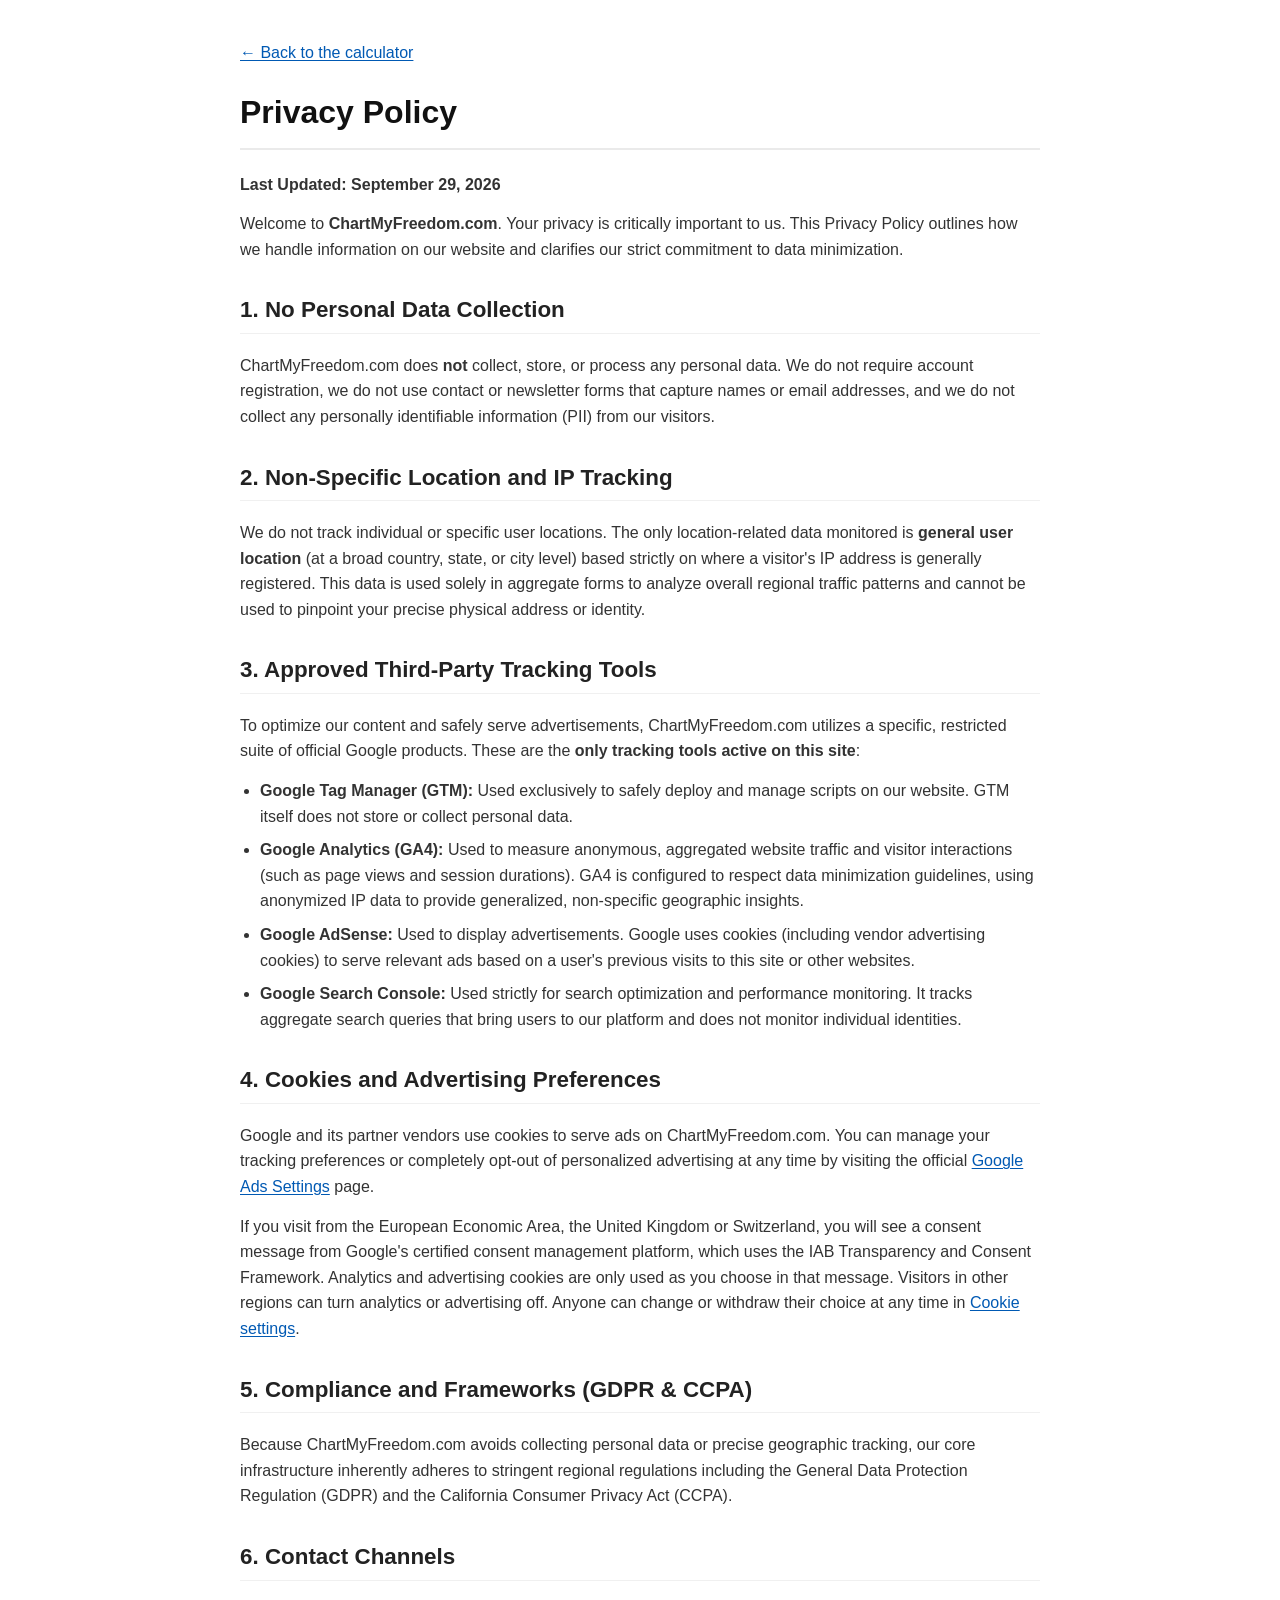
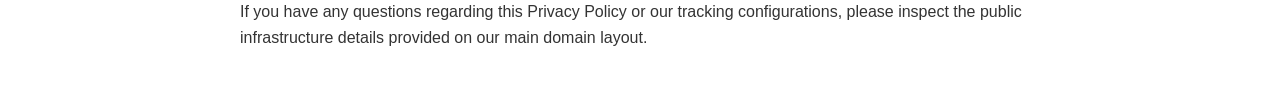
<file: wealth/privacy.html>
<!DOCTYPE html>
<html lang="en">
<head>
    <meta charset="UTF-8">
<!-- Cookie consent: must load before Google Tag Manager / gtag.js -->
<script src="consent.js"></script>
<!-- Google Tag Manager -->
<script>(function(w,d,s,l,i){w[l]=w[l]||[];w[l].push({'gtm.start':
new Date().getTime(),event:'gtm.js'});var f=d.getElementsByTagName(s)[0],
j=d.createElement(s),dl=l!='dataLayer'?'&l='+l:'';j.async=true;j.src=
'https://www.googletagmanager.com/gtm.js?id='+i+dl;f.parentNode.insertBefore(j,f);
})(window,document,'script','dataLayer','GTM-5S8W6KMB');</script>
<!-- End Google Tag Manager -->
<!-- Google AdSense -->
<script async src="https://pagead2.googlesyndication.com/pagead/js/adsbygoogle.js?client=ca-pub-5441763296362900"
     crossorigin="anonymous"></script>
<!-- End Google AdSense -->
<!-- Google tag (gtag.js) -->
<script async src="https://www.googletagmanager.com/gtag/js?id=G-N48PR9J9NV"></script>
<script>
  window.dataLayer = window.dataLayer || [];
  function gtag(){dataLayer.push(arguments);}
  gtag('js', new Date());

  gtag('config', 'G-N48PR9J9NV');
</script>
    <meta name="viewport" content="width=device-width, initial-scale=1.0">
    <title>Privacy Policy - ChartMyFreedom.com</title>
    <style>
        body { font-family: -apple-system, BlinkMacSystemFont, "Segoe UI", Roboto, Helvetica, Arial, sans-serif; line-height: 1.6; max-width: 800px; margin: 40px auto; padding: 0 20px; color: #333; }
        h1 { border-bottom: 2px solid #eaeaea; padding-bottom: 10px; color: #111; font-size: 2em; }
        h2 { margin-top: 30px; color: #222; border-bottom: 1px solid #f0f0f0; padding-bottom: 5px; font-size: 1.4em; }
        p, ul { margin: 14px 0; }
        ul { padding-left: 20px; }
        li { margin-bottom: 8px; }
        a { color: #0059b3; text-decoration: underline; text-underline-offset: 2px; }
        a:hover { text-decoration-thickness: 2px; }
        a:focus-visible { outline: 2px solid #0059b3; outline-offset: 2px; }
    </style>
</head>
<body>
<!-- Google Tag Manager (noscript) -->
<noscript><iframe src="https://www.googletagmanager.com/ns.html?id=GTM-5S8W6KMB"
height="0" width="0" style="display:none;visibility:hidden"></iframe></noscript>
<!-- End Google Tag Manager (noscript) -->

    <nav aria-label="Site"><p><a href="index.html">&larr; Back to the calculator</a></p></nav>

    <main>

    <h1>Privacy Policy</h1>
    <p><strong>Last Updated: September 29, 2026</strong></p>

    <p>Welcome to <strong>ChartMyFreedom.com</strong>. Your privacy is critically important to us. This Privacy Policy outlines how we handle information on our website and clarifies our strict commitment to data minimization.</p>

    <h2>1. No Personal Data Collection</h2>
    <p>ChartMyFreedom.com does <strong>not</strong> collect, store, or process any personal data. We do not require account registration, we do not use contact or newsletter forms that capture names or email addresses, and we do not collect any personally identifiable information (PII) from our visitors.</p>

    <h2>2. Non-Specific Location and IP Tracking</h2>
    <p>We do not track individual or specific user locations. The only location-related data monitored is <strong>general user location</strong> (at a broad country, state, or city level) based strictly on where a visitor's IP address is generally registered. This data is used solely in aggregate forms to analyze overall regional traffic patterns and cannot be used to pinpoint your precise physical address or identity.</p>

    <h2>3. Approved Third-Party Tracking Tools</h2>
    <p>To optimize our content and safely serve advertisements, ChartMyFreedom.com utilizes a specific, restricted suite of official Google products. These are the <strong>only tracking tools active on this site</strong>:</p>
    <ul>
        <li><strong>Google Tag Manager (GTM):</strong> Used exclusively to safely deploy and manage scripts on our website. GTM itself does not store or collect personal data.</li>
        <li><strong>Google Analytics (GA4):</strong> Used to measure anonymous, aggregated website traffic and visitor interactions (such as page views and session durations). GA4 is configured to respect data minimization guidelines, using anonymized IP data to provide generalized, non-specific geographic insights.</li>
        <li><strong>Google AdSense:</strong> Used to display advertisements. Google uses cookies (including vendor advertising cookies) to serve relevant ads based on a user's previous visits to this site or other websites.</li>
        <li><strong>Google Search Console:</strong> Used strictly for search optimization and performance monitoring. It tracks aggregate search queries that bring users to our platform and does not monitor individual identities.</li>
    </ul>

    <h2>4. Cookies and Advertising Preferences</h2>
    <p>Google and its partner vendors use cookies to serve ads on ChartMyFreedom.com. You can manage your tracking preferences or completely opt-out of personalized advertising at any time by visiting the official <a href="https://adssettings.google.com" target="_blank" rel="noopener">Google Ads Settings</a> page.</p>
    <p>If you visit from the European Economic Area, the United Kingdom or Switzerland, you will see a consent message from Google's certified consent management platform, which uses the IAB Transparency and Consent Framework. Analytics and advertising cookies are only used as you choose in that message. Visitors in other regions can turn analytics or advertising off. Anyone can change or withdraw their choice at any time in <a href="#" data-cookie-settings>Cookie settings</a>.</p>

    <h2>5. Compliance and Frameworks (GDPR &amp; CCPA)</h2>
    <p>Because ChartMyFreedom.com avoids collecting personal data or precise geographic tracking, our core infrastructure inherently adheres to stringent regional regulations including the General Data Protection Regulation (GDPR) and the California Consumer Privacy Act (CCPA).</p>

    <h2>6. Contact Channels</h2>
    <p>If you have any questions regarding this Privacy Policy or our tracking configurations, please inspect the public infrastructure details provided on our main domain layout.</p>

    </main>
</body>
</html>
</file>
